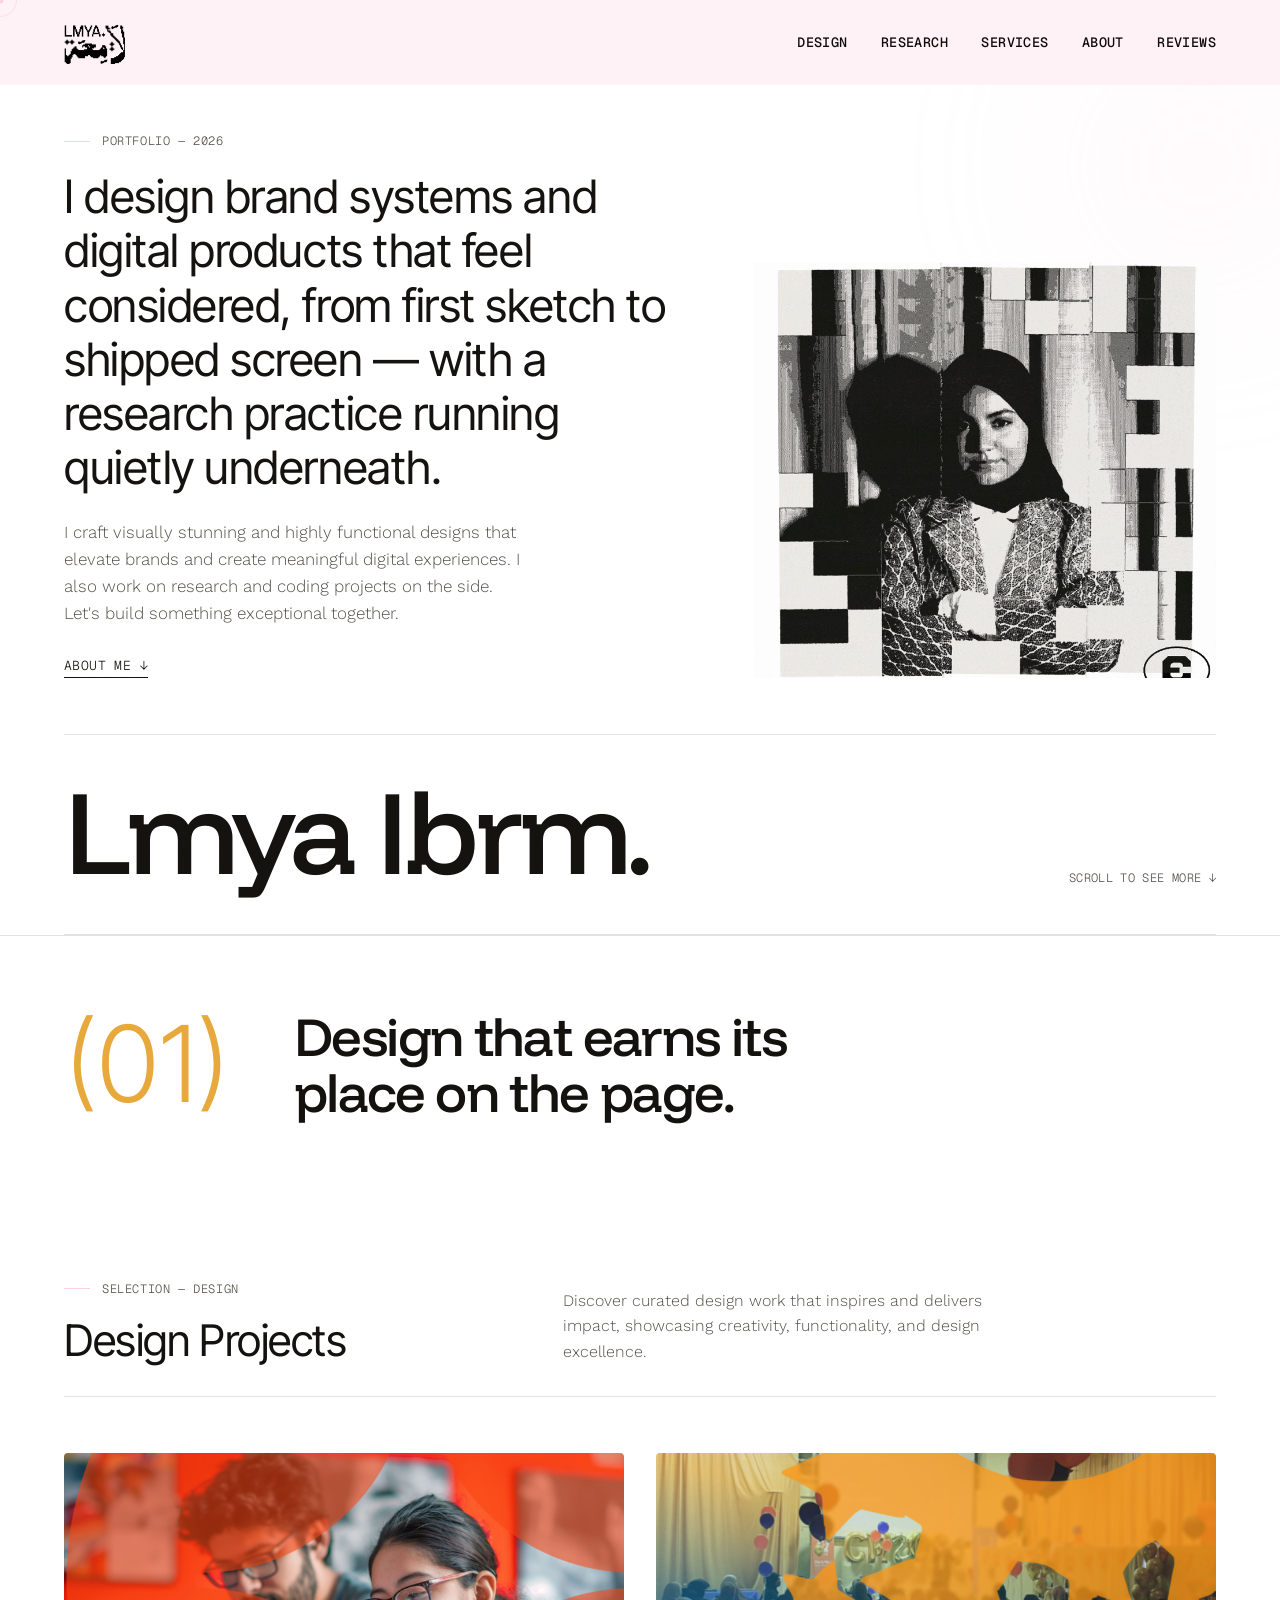
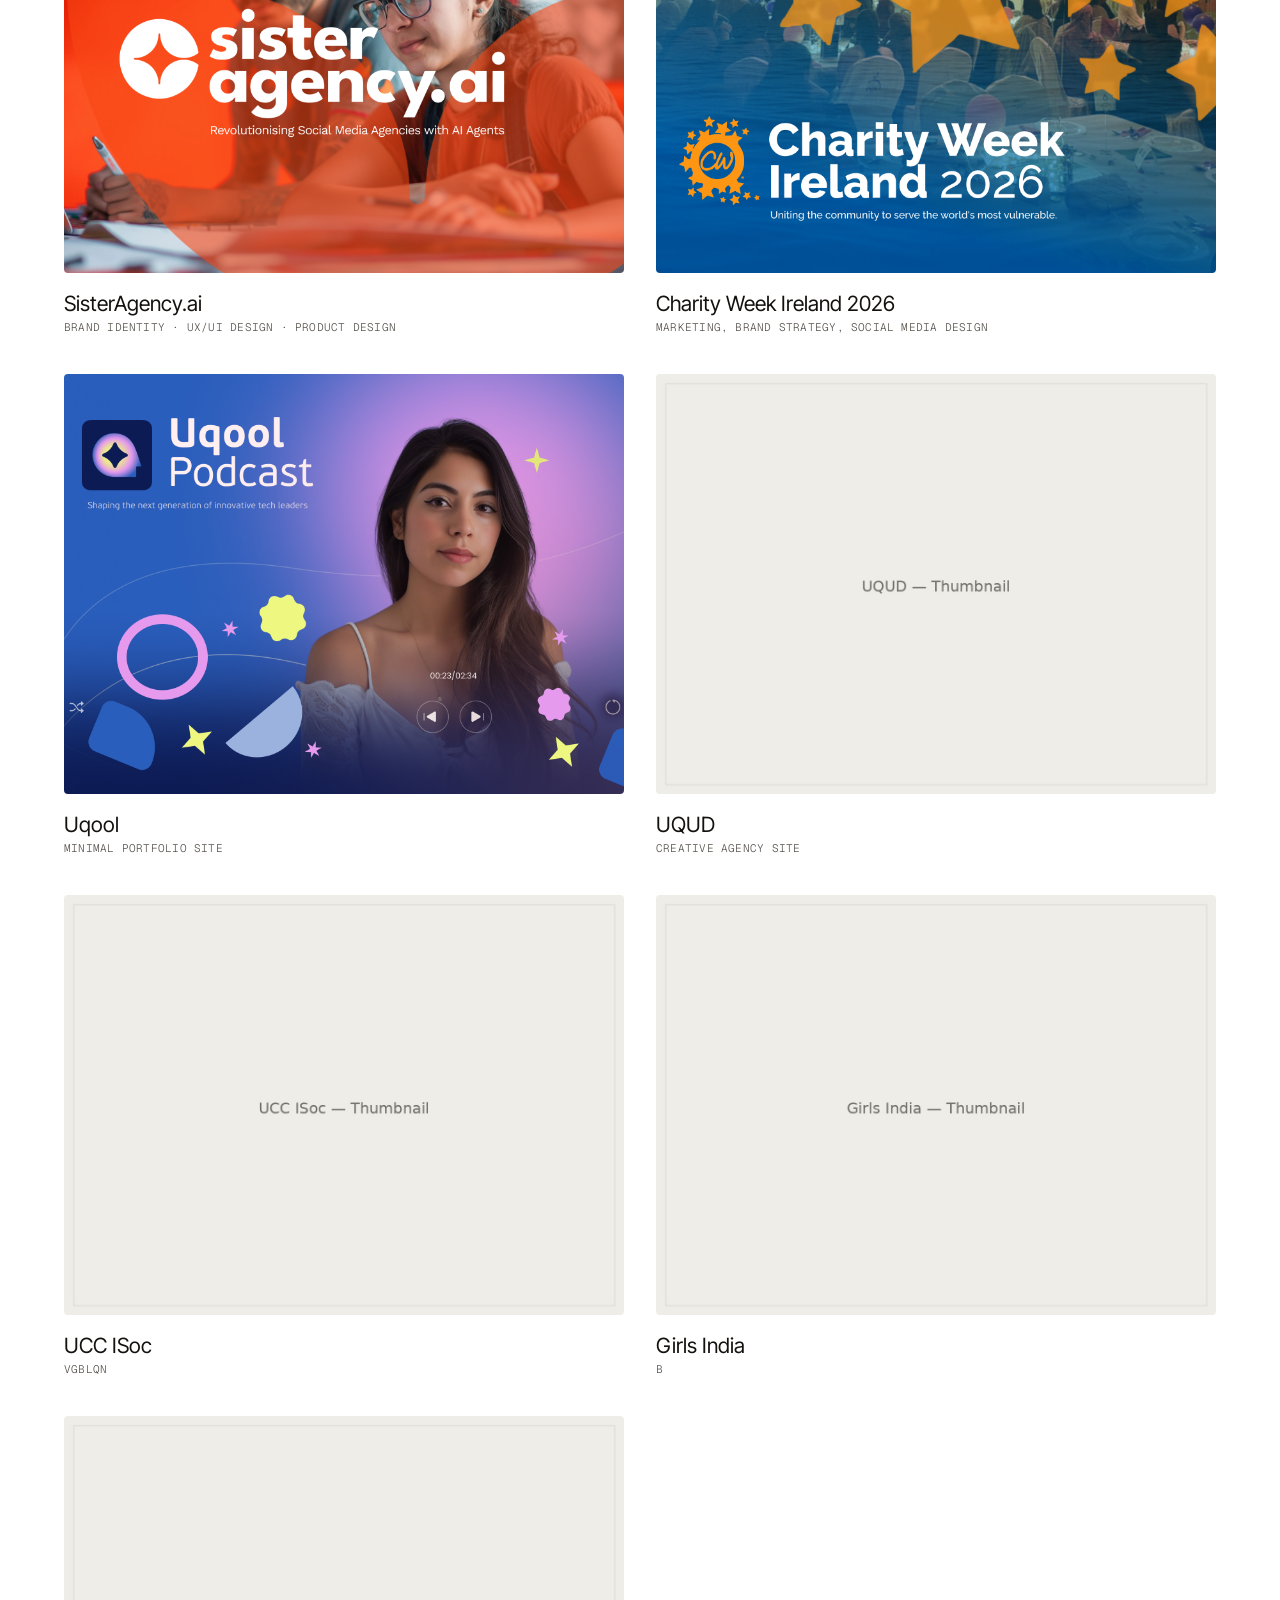
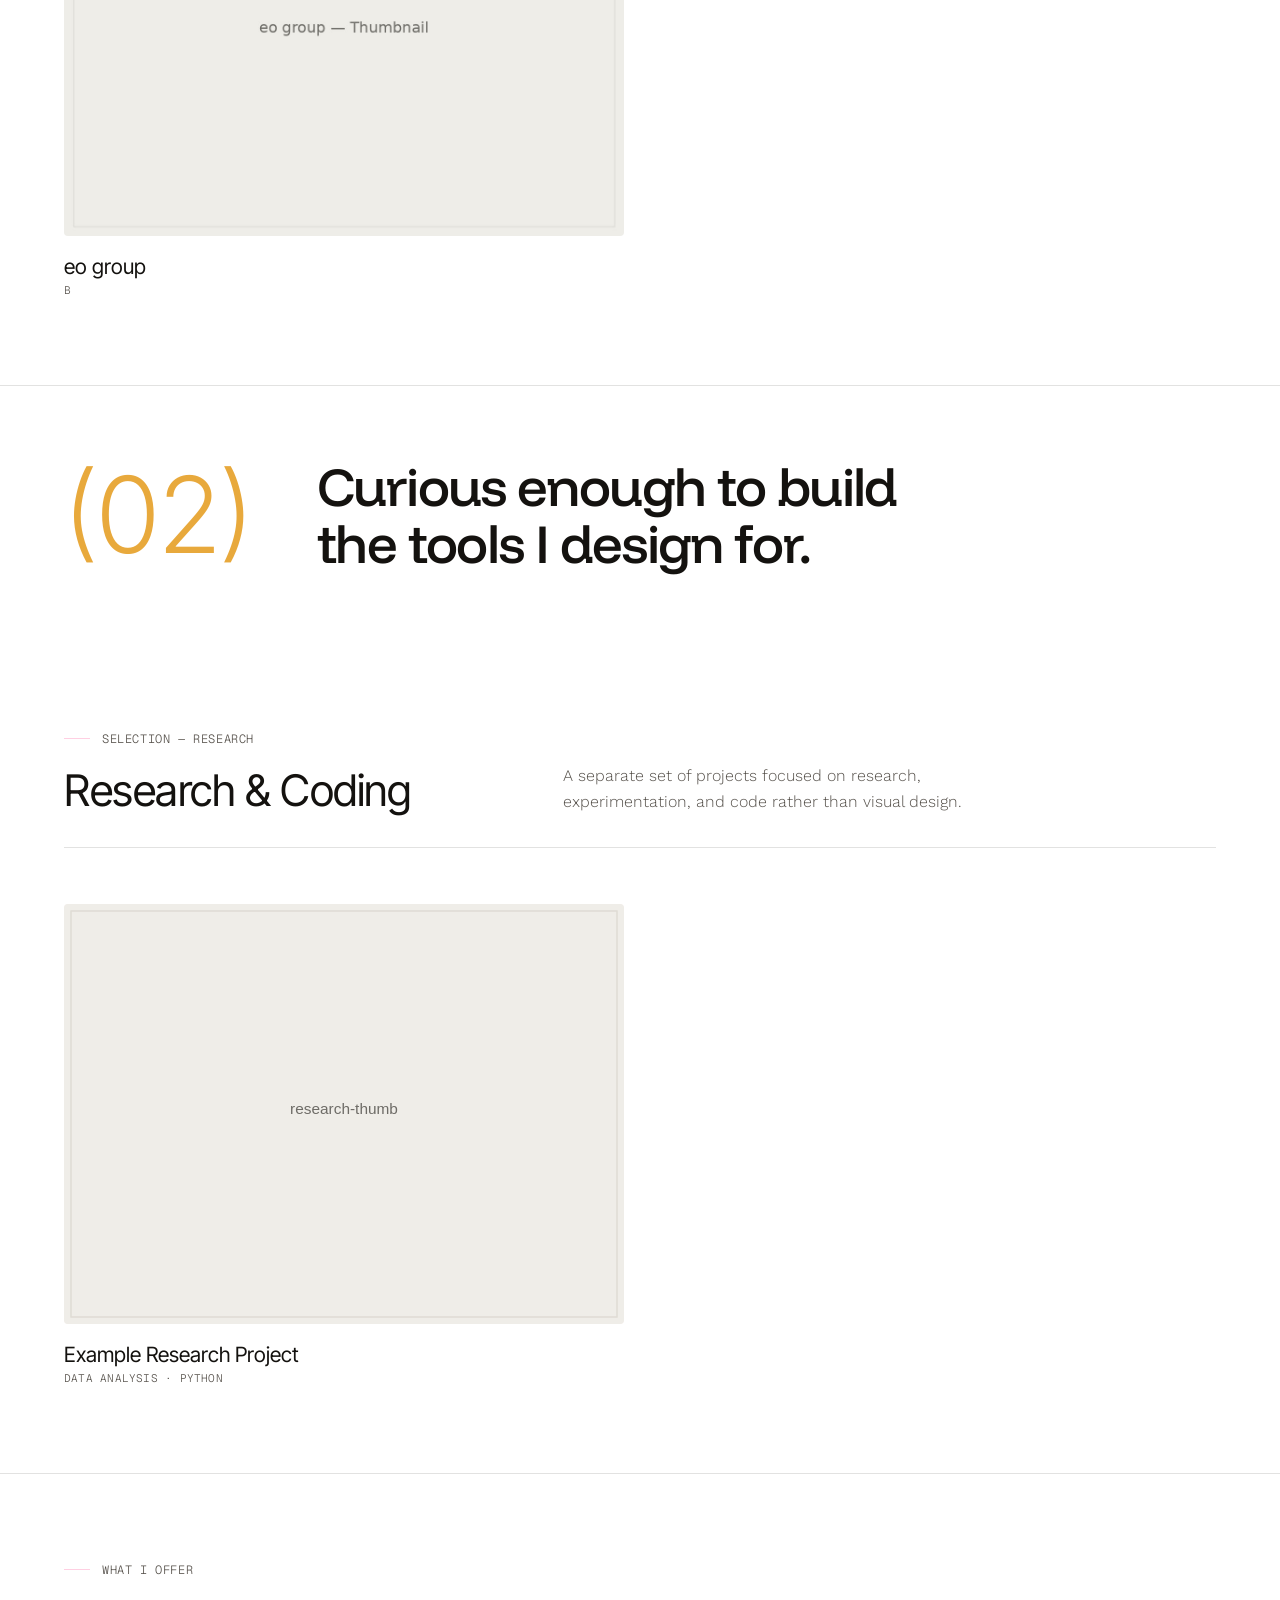
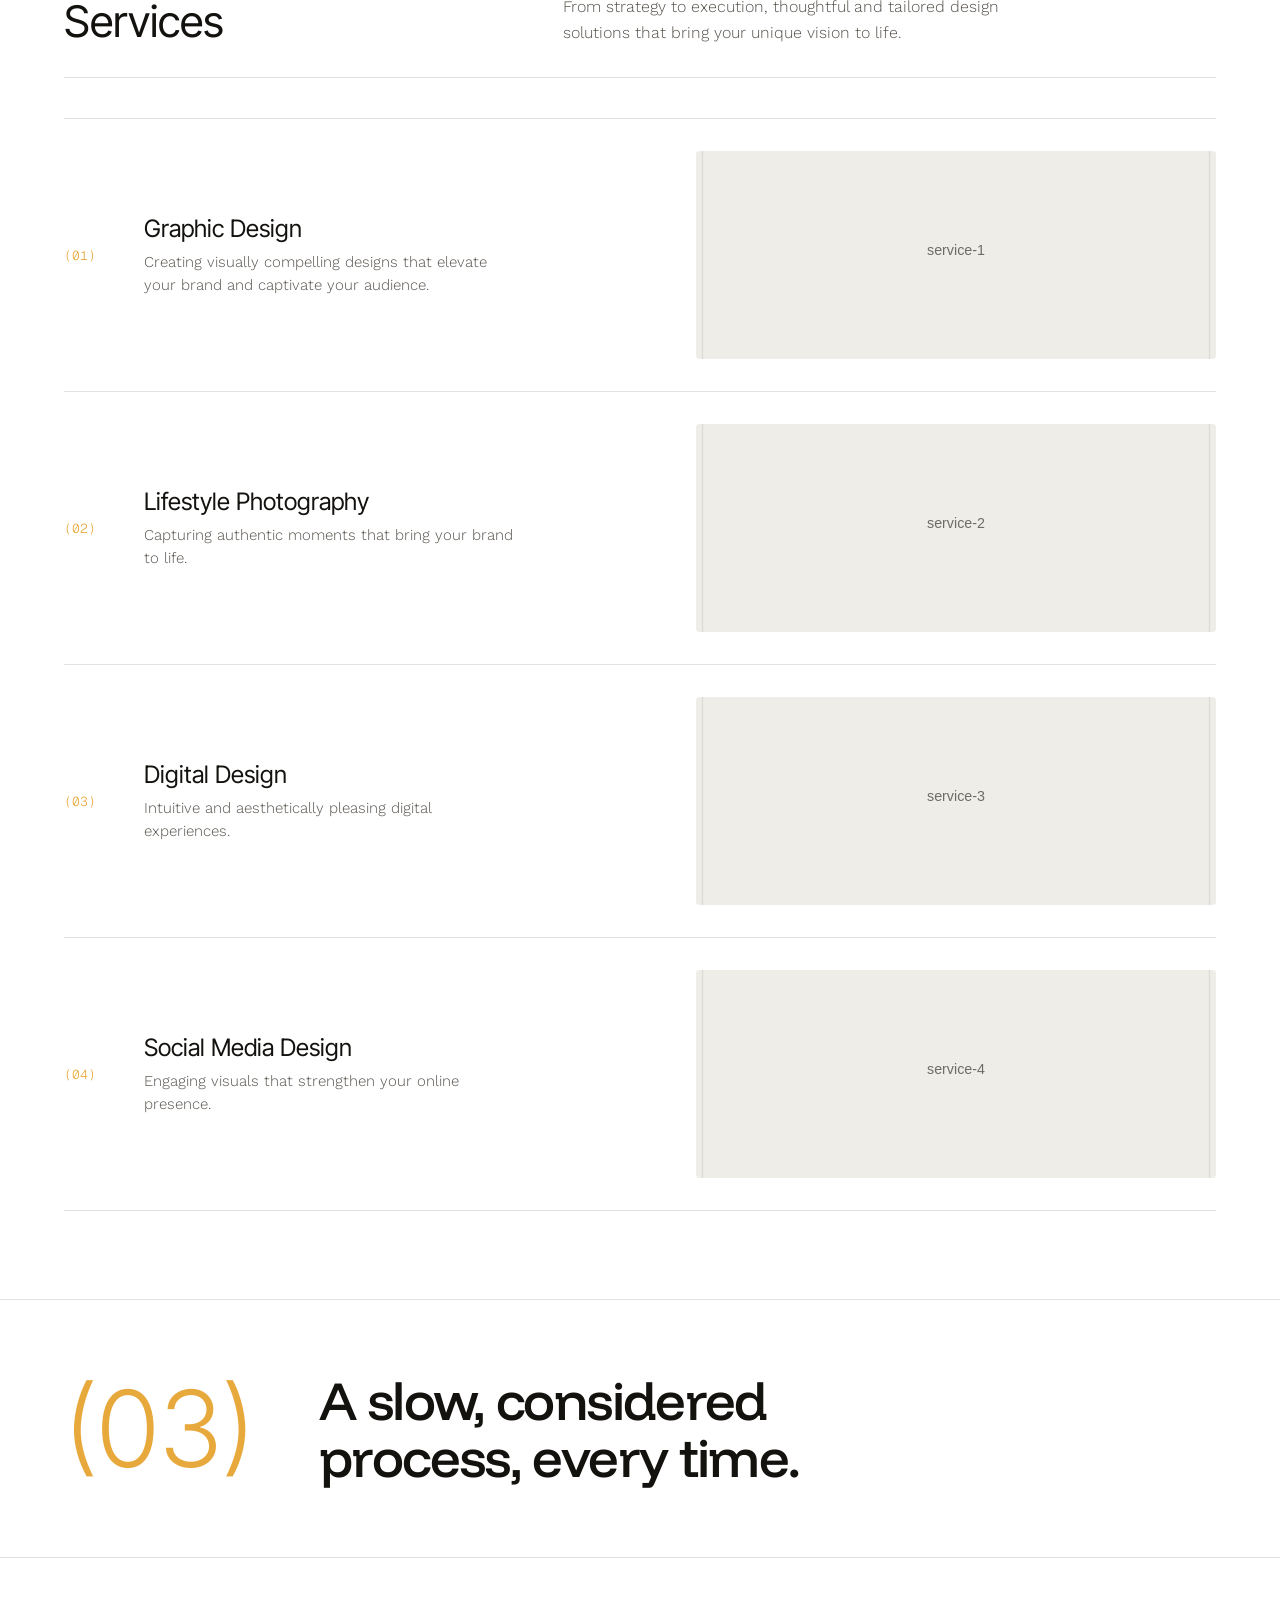
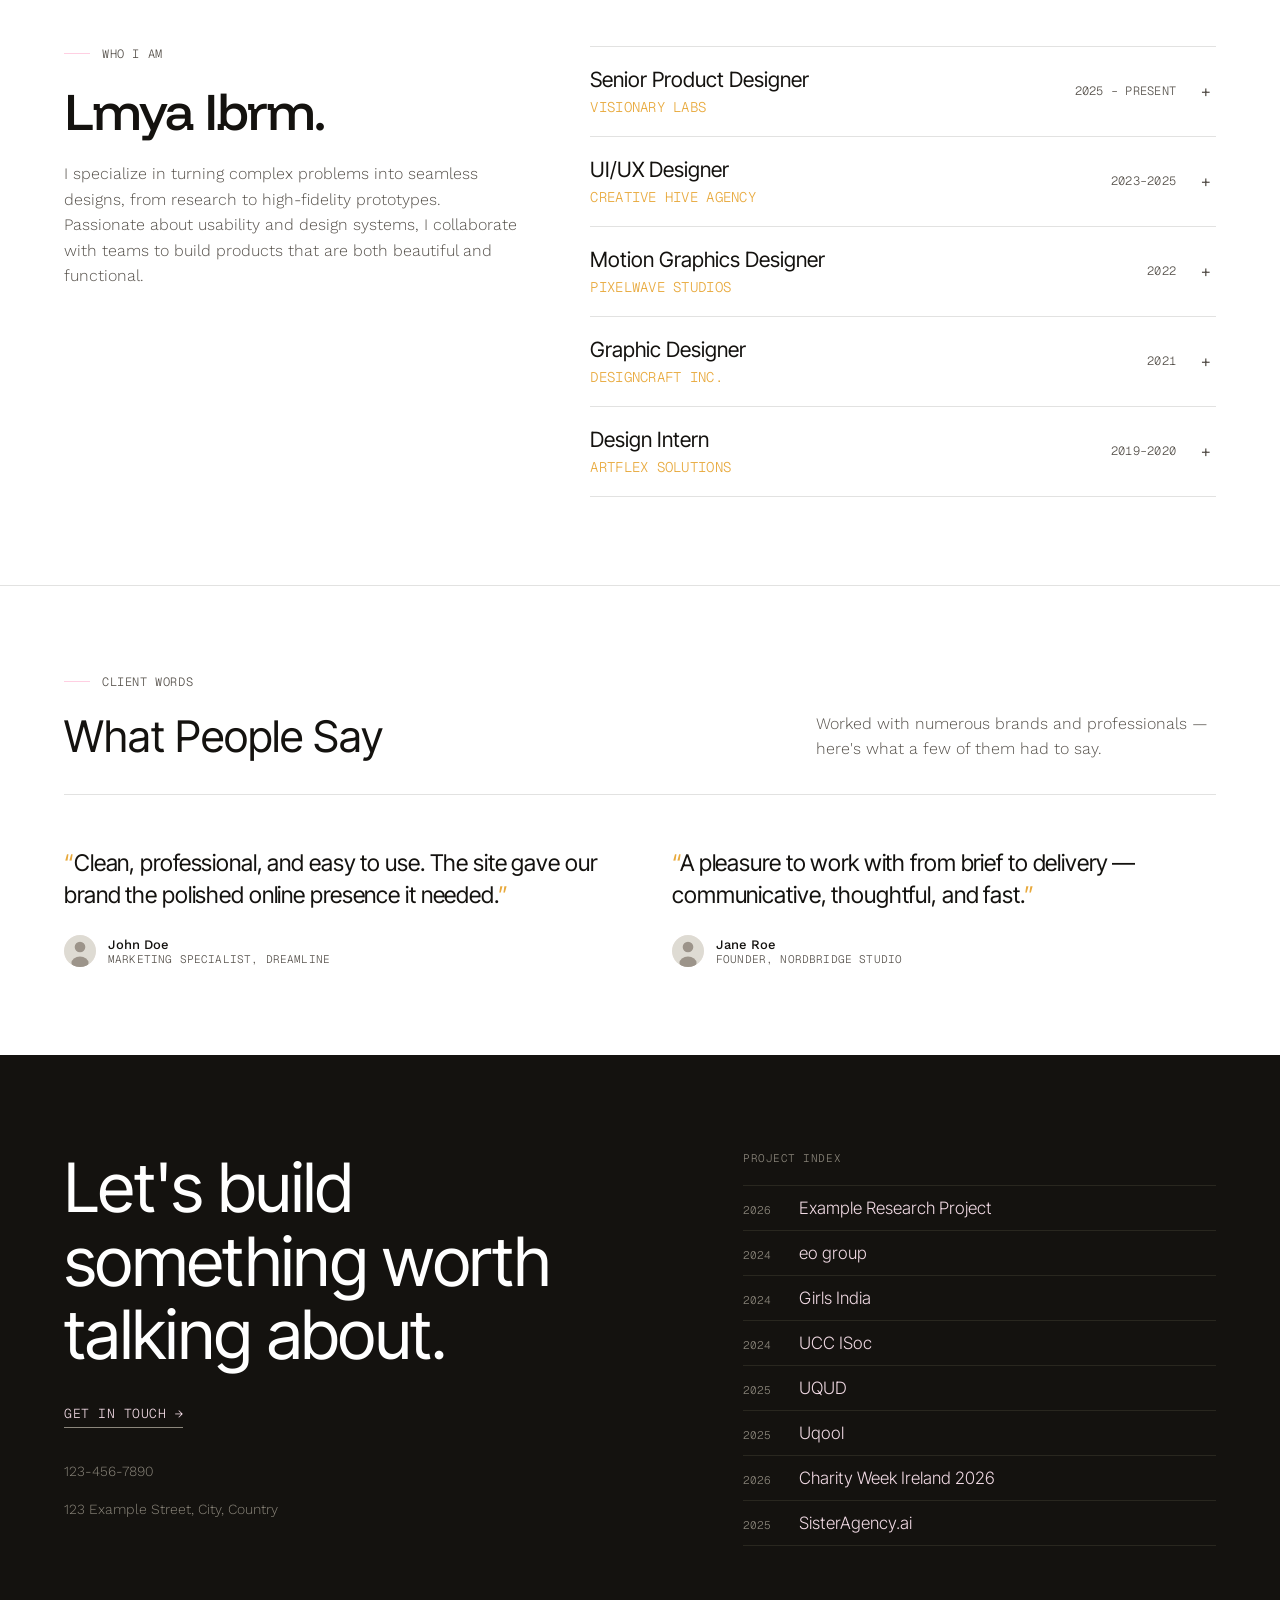
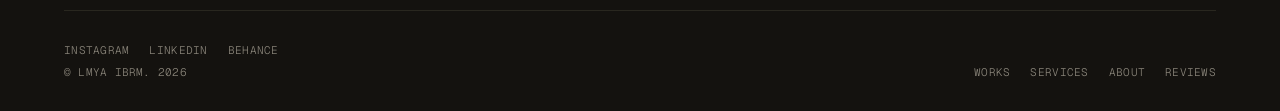
<file: index.html>
<!DOCTYPE html>
<html lang="en">
<head>
<meta charset="UTF-8">
<meta name="viewport" content="width=device-width, initial-scale=1.0">
<title>Lmya Ibrm. — Design Portfolio</title>
<meta name="description" content="Design, brand, and research/coding portfolio of Lmya Ibrm.">
<link rel="preconnect" href="https://fonts.googleapis.com">
<link rel="preconnect" href="https://fonts.gstatic.com" crossorigin>
<link href="https://fonts.googleapis.com/css2?family=Inter+Tight:ital,wght@0,400;0,500;1,400&family=Work+Sans:wght@300;400;500;600&family=Geist+Mono:wght@400;700&family=Funnel+Display:wght@500;600&display=swap" rel="stylesheet">
<link rel="stylesheet" href="css/style.css">
</head>
<body>

<div class="grain-overlay"></div>
<div class="scroll-progress" id="scroll-progress"></div>
<div class="cursor-ring" id="cursor-ring"></div>
<div class="cursor-dot" id="cursor-dot"></div>

<nav class="nav">
  <div class="wrap">
    <a href="index.html" class="nav-logo">
      <img src="images/logo.png" alt="Lmya Ibrm.">
    </a>
    <button class="nav-toggle" aria-label="Toggle menu">☰</button>
    <ul class="nav-links">
      <li><a href="#design-works">Design</a></li>
      <li><a href="#research-works">Research</a></li>
      <li><a href="#services">Services</a></li>
      <li><a href="#about">About</a></li>
      <li><a href="#reviews">Reviews</a></li>
    </ul>
  </div>
</nav>

<header class="hero">
  <div class="wrap">
    <div class="hero-grid">
      <div class="hero-copy">
        <div class="eyebrow">Portfolio — 2026</div>
        <h1>I design brand systems and digital products that feel considered, from first sketch to shipped screen — with a research practice running quietly underneath.</h1>
        <p>I craft visually stunning and highly functional designs that elevate brands and create meaningful digital experiences. I also work on research and coding projects on the side. Let's build something exceptional together.</p>
        <a class="link-arrow" href="#about">About me ↓</a>
      </div>
      <div class="hero-image">
        <img src="images/placeholders/hero-portrait.gif" alt="Portrait">
      </div>
    </div>

    <div class="hero-name">
      <h2>Lmya Ibrm.</h2>
      <span class="scroll-hint">Scroll to see more ↓</span>
    </div>
  </div>
</header>

<section class="manifesto">
  <div class="wrap">
    <span class="manifesto-num">(01)</span>
    <p class="manifesto-text">Design that earns its place on the page.</p>
  </div>
</section>

<section class="works" id="design-works">
  <div class="wrap">
    <div class="works-head">
      <div>
        <div class="eyebrow">Selection — Design</div>
        <h2>Design Projects</h2>
      </div>
      <p>Discover curated design work that inspires and delivers impact, showcasing creativity, functionality, and design excellence.</p>
    </div>
    <div class="works-grid" id="design-works-grid"></div>
  </div>
</section>

<section class="manifesto">
  <div class="wrap">
    <span class="manifesto-num">(02)</span>
    <p class="manifesto-text">Curious enough to build the tools I design for.</p>
  </div>
</section>

<section class="works" id="research-works">
  <div class="wrap">
    <div class="works-head">
      <div>
        <div class="eyebrow">Selection — Research</div>
        <h2>Research &amp; Coding</h2>
      </div>
      <p>A separate set of projects focused on research, experimentation, and code rather than visual design.</p>
    </div>
    <div class="works-grid" id="research-works-grid"></div>
  </div>
</section>

<section class="services" id="services">
  <div class="wrap">
    <div class="services-head">
      <div>
        <div class="eyebrow">What I Offer</div>
        <h2>Services</h2>
      </div>
      <p>From strategy to execution, thoughtful and tailored design solutions that bring your unique vision to life.</p>
    </div>

    <div class="service-row">
      <span class="service-index">(01)</span>
      <div>
        <p class="service-title">Graphic Design</p>
        <p class="service-desc">Creating visually compelling designs that elevate your brand and captivate your audience.</p>
      </div>
      <div class="service-thumb"><img src="images/placeholders/service-1.svg" alt=""></div>
    </div>

    <div class="service-row">
      <span class="service-index">(02)</span>
      <div>
        <p class="service-title">Lifestyle Photography</p>
        <p class="service-desc">Capturing authentic moments that bring your brand to life.</p>
      </div>
      <div class="service-thumb"><img src="images/placeholders/service-2.svg" alt=""></div>
    </div>

    <div class="service-row">
      <span class="service-index">(03)</span>
      <div>
        <p class="service-title">Digital Design</p>
        <p class="service-desc">Intuitive and aesthetically pleasing digital experiences.</p>
      </div>
      <div class="service-thumb"><img src="images/placeholders/service-3.svg" alt=""></div>
    </div>

    <div class="service-row">
      <span class="service-index">(04)</span>
      <div>
        <p class="service-title">Social Media Design</p>
        <p class="service-desc">Engaging visuals that strengthen your online presence.</p>
      </div>
      <div class="service-thumb"><img src="images/placeholders/service-4.svg" alt=""></div>
    </div>
  </div>
</section>

<section class="manifesto">
  <div class="wrap">
    <span class="manifesto-num">(03)</span>
    <p class="manifesto-text">A slow, considered process, every time.</p>
  </div>
</section>

<section class="about" id="about">
  <div class="wrap about-grid">
    <div>
      <div class="eyebrow">Who I Am</div>
      <h2 class="about-name">Lmya Ibrm.</h2>
      <p class="about-bio">I specialize in turning complex problems into seamless designs, from research to high-fidelity prototypes. Passionate about usability and design systems, I collaborate with teams to build products that are both beautiful and functional.</p>
    </div>
    <div class="timeline">
      <div class="timeline-row">
        <div class="timeline-row-head">
          <div><p class="timeline-role">Senior Product Designer</p><p class="timeline-org">Visionary Labs</p></div>
          <div class="timeline-right"><span class="timeline-year">2025 – Present</span><span class="timeline-toggle">+</span></div>
        </div>
        <div class="timeline-desc">
          <p>Leading end-to-end product design across the platform, from early discovery through to shipped UI, while mentoring two junior designers and helping set the team's design system standards.</p>
        </div>
      </div>
      <div class="timeline-row">
        <div class="timeline-row-head">
          <div><p class="timeline-role">UI/UX Designer</p><p class="timeline-org">Creative Hive Agency</p></div>
          <div class="timeline-right"><span class="timeline-year">2023–2025</span><span class="timeline-toggle">+</span></div>
        </div>
        <div class="timeline-desc">
          <p>Designed interfaces and user flows for a range of client products, working closely with researchers and engineers to turn early concepts into polished, tested experiences.</p>
        </div>
      </div>
      <div class="timeline-row">
        <div class="timeline-row-head">
          <div><p class="timeline-role">Motion Graphics Designer</p><p class="timeline-org">PixelWave Studios</p></div>
          <div class="timeline-right"><span class="timeline-year">2022</span><span class="timeline-toggle">+</span></div>
        </div>
        <div class="timeline-desc">
          <p>Created dynamic animations and visual effects for marketing campaigns, product demos, and brand storytelling. Developed engaging motion designs that enhanced user interaction and improved content engagement across digital platforms.</p>
        </div>
      </div>
      <div class="timeline-row">
        <div class="timeline-row-head">
          <div><p class="timeline-role">Graphic Designer</p><p class="timeline-org">DesignCraft Inc.</p></div>
          <div class="timeline-right"><span class="timeline-year">2021</span><span class="timeline-toggle">+</span></div>
        </div>
        <div class="timeline-desc">
          <p>Designed branding, marketing materials, and digital assets for various platforms, ensuring strong visual consistency. Worked on print and digital media, including social media graphics, advertisements, and packaging design.</p>
        </div>
      </div>
      <div class="timeline-row">
        <div class="timeline-row-head">
          <div><p class="timeline-role">Design Intern</p><p class="timeline-org">ArtFlex Solutions</p></div>
          <div class="timeline-right"><span class="timeline-year">2019–2020</span><span class="timeline-toggle">+</span></div>
        </div>
        <div class="timeline-desc">
          <p>Supported the design team with everyday production work, learned the fundamentals of brand systems, and contributed to several small client projects from brief to final delivery.</p>
        </div>
      </div>
    </div>
  </div>
</section>

<section class="testimonials" id="reviews">
  <div class="wrap">
    <div class="testimonials-head">
      <div>
        <div class="eyebrow">Client Words</div>
        <h2>What People Say</h2>
      </div>
      <p>Worked with numerous brands and professionals — here's what a few of them had to say.</p>
    </div>
    <div class="testi-grid">
      <div class="testi-card">
        <p class="testi-quote">Clean, professional, and easy to use. The site gave our brand the polished online presence it needed.</p>
        <div class="testi-person">
          <div class="testi-avatar"><img src="images/placeholders/avatar-1.svg" alt=""></div>
          <div>
            <p class="testi-name">John Doe</p>
            <p class="testi-role">Marketing Specialist, DreamLine</p>
          </div>
        </div>
      </div>
      <div class="testi-card">
        <p class="testi-quote">A pleasure to work with from brief to delivery — communicative, thoughtful, and fast.</p>
        <div class="testi-person">
          <div class="testi-avatar"><img src="images/placeholders/avatar-2.svg" alt=""></div>
          <div>
            <p class="testi-name">Jane Roe</p>
            <p class="testi-role">Founder, Nordbridge Studio</p>
          </div>
        </div>
      </div>
    </div>
  </div>
</section>

<footer class="footer">
  <div class="wrap">
    <div class="footer-top">
      <div>
        <h2 class="footer-title">Let's build something worth talking about.</h2>
        <a class="footer-cta" href="mailto:hello@example.com">Get in touch →</a>
        <div class="footer-contact-details">
          <p>123-456-7890</p>
          <p>123 Example Street, City, Country</p>
        </div>
      </div>
      <div>
        <div class="footer-index-label">Project Index</div>
        <ul class="footer-index-list" id="footer-project-index"></ul>
      </div>
    </div>

    <div class="footer-bottom">
      <div class="footer-bottom-block">
        <ul class="footer-socials">
          <li><a href="#">Instagram</a></li>
          <li><a href="#">LinkedIn</a></li>
          <li><a href="#">Behance</a></li>
        </ul>
        <span class="footer-copyright">© Lmya Ibrm. 2026</span>
      </div>
      <ul class="footer-links">
        <li><a href="#design-works">Works</a></li>
        <li><a href="#services">Services</a></li>
        <li><a href="#about">About</a></li>
        <li><a href="#reviews">Reviews</a></li>
      </ul>
    </div>
  </div>
</footer>

<script src="js/projects-data.js"></script>
<script src="js/render.js"></script>
<script src="js/site.js"></script>
</body>
</html>
</file>
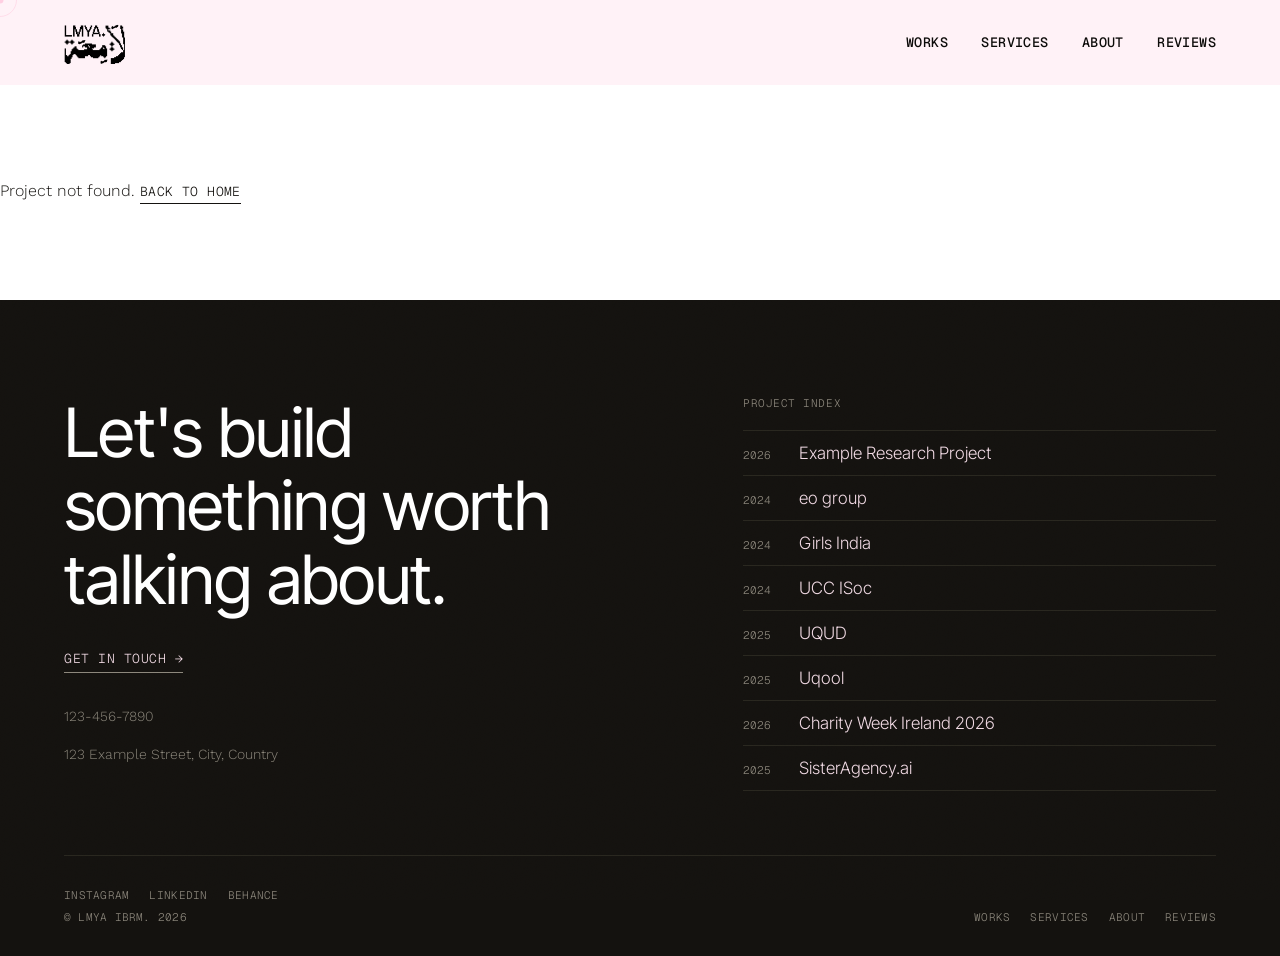
<file: project.html>
<!DOCTYPE html>
<html lang="en">
<head>
<meta charset="UTF-8">
<meta name="viewport" content="width=device-width, initial-scale=1.0">
<title>Project — Portfolio</title>
<link rel="preconnect" href="https://fonts.googleapis.com">
<link rel="preconnect" href="https://fonts.gstatic.com" crossorigin>
<link href="https://fonts.googleapis.com/css2?family=Inter+Tight:ital,wght@0,400;0,500;1,400&family=Work+Sans:wght@300;400;500;600&family=Geist+Mono:wght@400;700&family=Funnel+Display:wght@500;600&display=swap" rel="stylesheet">
<link rel="stylesheet" href="css/style.css">
</head>
<body class="project-page">

<div class="grain-overlay"></div>
<div class="scroll-progress" id="scroll-progress"></div>
<div class="cursor-ring" id="cursor-ring"></div>
<div class="cursor-dot" id="cursor-dot"></div>

<nav class="nav">
  <div class="wrap">
    <a href="index.html" class="nav-logo">
      <img src="images/logo.png" alt="Lmya Ibrm.">
    </a>
    <button class="nav-toggle" aria-label="Toggle menu">☰</button>
    <ul class="nav-links">
      <li><a href="index.html#design-works">Works</a></li>
      <li><a href="index.html#services">Services</a></li>
      <li><a href="index.html#about">About</a></li>
      <li><a href="index.html#reviews">Reviews</a></li>
    </ul>
  </div>
</nav>

<div id="project-root"></div>

<footer class="footer">
  <div class="wrap">
    <div class="footer-top">
      <div>
        <h2 class="footer-title">Let's build something worth talking about.</h2>
        <a class="footer-cta" href="mailto:hello@example.com">Get in touch →</a>
        <div class="footer-contact-details">
          <p>123-456-7890</p>
          <p>123 Example Street, City, Country</p>
        </div>
      </div>
      <div>
        <div class="footer-index-label">Project Index</div>
        <ul class="footer-index-list" id="footer-project-index"></ul>
      </div>
    </div>

    <div class="footer-bottom">
      <div class="footer-bottom-block">
        <ul class="footer-socials">
          <li><a href="#">Instagram</a></li>
          <li><a href="#">LinkedIn</a></li>
          <li><a href="#">Behance</a></li>
        </ul>
        <span class="footer-copyright">© Lmya Ibrm. 2026</span>
      </div>
      <ul class="footer-links">
        <li><a href="index.html#design-works">Works</a></li>
        <li><a href="index.html#services">Services</a></li>
        <li><a href="index.html#about">About</a></li>
        <li><a href="index.html#reviews">Reviews</a></li>
      </ul>
    </div>
  </div>
</footer>

<script src="js/projects-data.js"></script>
<script src="js/render.js"></script>
<script src="js/site.js"></script>
</body>
</html>
</file>
<file: css/style.css>
/* ============================================
   TOKENS
   ============================================ */
:root {
  --bg: #ffffff;
  --bg-alt: #fff5f5;
  --bg-panel: #fff1f6;
  --bg-white: #FFFFFF;
  --text: #14120F;
  --text-soft: #55504A;
  --accent: #FFCFE2;
  --accent-deep: #e8a93c;
  --line: rgba(20, 18, 15, 0.12);
  --footer-bg: #14120F;
  --footer-text: #f1dae4;
  --footer-text-soft: #8C877C;
  --radius: 4px;
  --max: 1320px;
  --gutter: clamp(24px, 5vw, 72px);
  --font-sans: 'Work Sans', sans-serif;
  --font-display: 'Inter Tight', sans-serif;
  --font-mono: 'Geist Mono', monospace;
  --font-funnel: 'Funnel Display', sans-serif;
}

* { box-sizing: border-box; }
html { scroll-behavior: smooth; }

::selection {
  background: var(--accent);
  color: #FFFFFF;
}

body {
  margin: 0;
  background: var(--bg);
  color: var(--text);
  font-family: var(--font-sans);
  font-weight: 300;
  cursor: none;
}
@media (hover: none), (pointer: coarse) {
  body { cursor: auto; }
}

h1, h2, h3, h4, h5, h6 {
  font-weight: 400;
  color: var(--text);
  margin: 0;
}

img { max-width: 100%; display: block; }
a { color: inherit; text-decoration: none; }

.wrap {
  max-width: var(--max);
  margin: 0 auto;
  padding: 0 var(--gutter);
}

/* ============================================
   SHARED TYPE UTILITIES
   ============================================ */

/* Small uppercase monospace label — used for nav items, eyebrows,
   numbered index markers, meta captions. This is the "studio" voice. */
.mono-label {
  font-family: var(--font-mono);
  font-size: 12px;
  letter-spacing: 0.08em;
  text-transform: uppercase;
  color: var(--accent-deep);
}

/* Eyebrow row: short dash rule + mono label, sits above a headline */
.eyebrow {
  display: flex;
  align-items: center;
  gap: 12px;
  font-family: var(--font-mono);
  font-size: 12px;
  letter-spacing: 0.1em;
  text-transform: uppercase;
  color: var(--text-soft);
  margin-bottom: 20px;
}
.eyebrow::before {
  content: "";
  width: 26px;
  height: 1px;
  background: var(--accent);
  flex-shrink: 0;
}

/* Numbered index marker, e.g. (01) — used on manifesto dividers and
   service/section numbering throughout */
.index-num {
  font-family: var(--font-mono);
  font-size: 13px;
  color: var(--accent-deep);
}

/* ============================================
   NAV
   ============================================ */
.nav {
  position: sticky;
  top: 0;
  z-index: 50;
  background: rgba(255, 241, 246, 0.88);
  backdrop-filter: blur(10px);
  border-bottom: 1px solid transparent;
}

.nav .wrap {
  display: flex;
  align-items: center;
  justify-content: space-between;
  height: 84px;
  gap: 24px;
}

.nav-logo {
  display: flex;
  align-items: center;
  line-height: 1;
}
.nav-logo img {
  height: 44px;
  width: auto;
  display: block;
}

.nav-links {
  display: flex;
  gap: clamp(18px, 2.6vw, 36px);
  list-style: none;
  margin: 0;
  padding: 0;
  font-family: var(--font-mono);
  font-size: 13.5px;
  font-weight: 500;
  letter-spacing: 0.08em;
  text-transform: uppercase;
  color: #0B0A08;
}

.nav-links a {
  position: relative;
  padding-bottom: 3px;
}
.nav-links a::after {
  content: "";
  position: absolute;
  left: 0;
  bottom: -3px;
  width: 100%;
  height: 1px;
  background: var(--accent);
  transform: scaleX(0);
  transform-origin: left;
  transition: transform .3s ease;
}
.nav-links a:hover { color: var(--accent-deep); }
.nav-links a:hover::after { transform: scaleX(1); }

.nav-toggle {
  display: none;
  background: none;
  border: none;
  font-size: 20px;
  cursor: pointer;
  color: var(--text);
}

@media (max-width: 760px) {
  .nav-links {
    position: fixed;
    inset: 84px 0 auto 0;
    background: var(--bg);
    flex-direction: column;
    padding: 24px var(--gutter) 32px;
    border-bottom: 1px solid var(--line);
    transform: translateY(-8px);
    opacity: 0;
    pointer-events: none;
    transition: opacity .2s ease, transform .2s ease;
    gap: 20px !important;
  }
  .nav-links.open {
    opacity: 1;
    transform: translateY(0);
    pointer-events: auto;
  }
  .nav-toggle { display: block; }
}

/* ============================================
   SECTION LABEL (legacy hook kept for services/about heads)
   ============================================ */
.section-label {
  font-family: var(--font-mono);
  font-size: 12px;
  letter-spacing: 0.1em;
  text-transform: uppercase;
  color: var(--text-soft);
  display: flex;
  align-items: center;
  gap: 12px;
  margin-bottom: 20px;
}
.section-label::before {
  content: "";
  width: 26px;
  height: 1px;
  background: var(--accent);
}

/* ============================================
   HERO
   ============================================ */
.hero {
  padding: 48px 0 0;
  background: var(--bg);
  position: relative;
  overflow: hidden;
}
.hero::before {
  content: "";
  position: absolute;
  top: -160px;
  right: -160px;
  width: 480px;
  height: 480px;
  background: radial-gradient(circle, var(--accent) 0%, transparent 70%);
  opacity: 0.12;
  filter: blur(70px);
  pointer-events: none;
  z-index: 0;
}
.hero .wrap {
  position: relative;
  z-index: 1;
}

.hero-grid {
  display: grid;
  grid-template-columns: 1.15fr 0.85fr;
  gap: var(--gutter);
  align-items: end;
  padding-bottom: 56px;
}

.hero-image {
  aspect-ratio: 4 / 3.6;
  background: var(--bg-alt);
  border-radius: var(--radius);
  overflow: hidden;
}
.hero-image img { width: 100%; height: 100%; object-fit: cover; }

.hero-copy h1 {
  font-family: var(--font-display);
  font-size: clamp(30px, 4vw, 46px);
  font-weight: 400;
  line-height: 1.18;
  letter-spacing: -0.01em;
  margin: 0 0 24px;
}
.hero-copy h1 em {
  font-style: italic;
  color: var(--accent-deep);
}

.hero-copy p {
  font-size: 17px;
  line-height: 1.6;
  color: var(--text-soft);
  max-width: 46ch;
  margin: 0 0 28px;
}

.link-arrow {
  display: inline-flex;
  align-items: center;
  gap: 8px;
  font-family: var(--font-mono);
  font-size: 13px;
  letter-spacing: 0.06em;
  text-transform: uppercase;
  border-bottom: 1px solid var(--text);
  padding-bottom: 3px;
  transition: color .25s ease, border-color .25s ease, transform .25s ease;
}
.link-arrow:hover {
  color: var(--accent-deep);
  border-color: var(--accent-deep);
  transform: translateX(3px);
}

.hero-name {
  display: flex;
  justify-content: space-between;
  align-items: flex-end;
  padding: 40px 0 48px;
  border-top: 1px solid var(--line);
  border-bottom: 1px solid var(--line);
}

.hero-name h2 {
  font-family: var(--font-funnel);
  font-size: clamp(48px, 10vw, 118px);
  font-weight: 500;
  letter-spacing: -0.045em;
  line-height: 0.94;
}

.hero-name .scroll-hint {
  font-family: var(--font-mono);
  font-size: 12px;
  letter-spacing: 0.06em;
  text-transform: uppercase;
  color: var(--text-soft);
  white-space: nowrap;
}

@media (max-width: 760px) {
  .hero-grid { grid-template-columns: 1fr; align-items: start; }
  .hero-image { order: -1; }
  .hero-name { flex-direction: column; align-items: flex-start; gap: 16px; }
}

/* ============================================
   MANIFESTO DIVIDERS
   Big numbered statement bands between major
   sections — the "(01) / (02) / (03)" rhythm.
   ============================================ */
.manifesto {
  padding: 72px 0;
  border-top: 1px solid var(--line);
  background: var(--bg);
}
.manifesto .wrap {
  display: grid;
  grid-template-columns: auto 1fr;
  gap: var(--gutter);
  align-items: center;
}
.manifesto-num {
  font-family: var(--font-display);
  font-style: normal;
  font-size: clamp(62px, 9.2vw, 106px);
  line-height: 1;
  color: var(--accent-deep);
  white-space: nowrap;
}
.manifesto-text {
  font-family: var(--font-funnel);
  font-size: clamp(30px, 4.6vw, 54px);
  font-weight: 500;
  line-height: 1.04;
  letter-spacing: -0.03em;
  max-width: 20ch;
  margin: 0;
}
@media (max-width: 760px) {
  .manifesto .wrap { grid-template-columns: 1fr; gap: 16px; }
}

/* ============================================
   SELECTED WORKS
   ============================================ */
.works {
  padding: 88px 0;
  background: var(--bg);
}

.works-head {
  display: grid;
  grid-template-columns: 0.8fr 1.2fr;
  gap: var(--gutter);
  margin-bottom: 56px;
  align-items: end;
  padding-bottom: 32px;
  border-bottom: 1px solid var(--line);
}

.works-head h2 {
  font-family: var(--font-display);
  font-size: clamp(28px, 3.4vw, 44px);
  font-weight: 400;
  line-height: 1.1;
  letter-spacing: -0.01em;
  margin: 0;
}

.works-head p {
  font-size: 16px;
  font-weight: 300;
  line-height: 1.6;
  color: var(--text-soft);
  margin: 0;
  max-width: 48ch;
}

.works-grid {
  display: grid;
  grid-template-columns: 1fr 1fr;
  gap: 40px 32px;
}

.work-card { display: block; }

.work-thumb {
  aspect-ratio: 4 / 3;
  border-radius: var(--radius);
  overflow: hidden;
  background: var(--bg-alt);
  margin-bottom: 18px;
  position: relative;
}
.work-thumb img,
.work-thumb video {
  width: 100%;
  height: 100%;
  object-fit: cover;
  transition: transform .6s cubic-bezier(.22,.61,.36,1);
}
.work-card:hover .work-thumb img,
.work-card:hover .work-thumb video {
  transform: scale(1.04);
}

.work-title-row {
  display: flex;
  align-items: baseline;
  justify-content: space-between;
  gap: 12px;
}
.work-title {
  font-family: var(--font-display);
  font-size: 21px;
  font-weight: 400;
  margin: 0 0 4px;
}
.work-meta {
  font-family: var(--font-mono);
  font-size: 11px;
  letter-spacing: 0.04em;
  text-transform: uppercase;
  color: var(--text-soft);
  margin: 0;
}

@media (max-width: 760px) {
  .works-head { grid-template-columns: 1fr; align-items: start; }
  .works-grid { grid-template-columns: 1fr; }
}

/* ============================================
   SERVICES
   ============================================ */
.services { padding: 88px 0; border-top: 1px solid var(--line); background: var(--bg); }

.services-head {
  display: grid;
  grid-template-columns: 0.8fr 1.2fr;
  gap: var(--gutter);
  margin-bottom: 40px;
  align-items: end;
  padding-bottom: 32px;
  border-bottom: 1px solid var(--line);
}
.services-head h2 {
  font-family: var(--font-display);
  font-size: clamp(28px, 3.4vw, 44px);
  font-weight: 400;
  line-height: 1.1;
}
.services-head p {
  font-size: 16px;
  font-weight: 300;
  line-height: 1.6;
  color: var(--text-soft);
  margin: 0;
  max-width: 48ch;
}

.service-row {
  display: grid;
  grid-template-columns: 48px 1fr 1fr;
  gap: 32px;
  align-items: center;
  padding: 32px 0;
  border-top: 1px solid var(--line);
  transition: background .25s ease;
}
.service-row:hover { background: var(--bg-panel); }
.service-row:last-child { border-bottom: 1px solid var(--line); }

.service-index { font-family: var(--font-mono); font-size: 13px; color: var(--accent-deep); }
.service-title { font-family: var(--font-display); font-size: 24px; font-weight: 400; margin: 0 0 8px; }
.service-desc { font-size: 15px; line-height: 1.5; color: var(--text-soft); margin: 0; max-width: 42ch; }
.service-thumb {
  aspect-ratio: 5 / 2;
  border-radius: var(--radius);
  overflow: hidden;
  background: var(--bg-alt);
}
.service-thumb img { width: 100%; height: 100%; object-fit: cover; }

@media (max-width: 760px) {
  .services-head { grid-template-columns: 1fr; align-items: start; }
  .service-row { grid-template-columns: 1fr; gap: 14px; padding: 24px 0; }
  .service-thumb { aspect-ratio: 16/9; }
}

/* ============================================
   ABOUT
   ============================================ */
.about { padding: 88px 0; border-top: 1px solid var(--line); background: var(--bg); }

.about-grid {
  display: grid;
  grid-template-columns: 0.85fr 1.15fr;
  gap: var(--gutter);
}

.about-name {
  font-family: var(--font-funnel);
  font-size: clamp(32px, 4.4vw, 52px);
  font-weight: 500;
  line-height: 1.1;
  margin: 0 0 22px;
  letter-spacing: -0.04em;
}
.about-bio { font-size: 16px; line-height: 1.6; color: var(--text-soft); max-width: 46ch; }

.timeline-row {
  padding: 20px 0;
  border-top: 1px solid var(--line);
  cursor: pointer;
}
.timeline-row:last-child { border-bottom: 1px solid var(--line); }
.timeline-role { font-family: var(--font-display); font-size: 21px; font-weight: 400; margin: 0 0 6px; }
.timeline-org { font-family: var(--font-mono); font-size: 14px; letter-spacing: 0.04em; text-transform: uppercase; color: var(--accent-deep); margin: 0; }
.timeline-year { font-family: var(--font-mono); font-size: 12px; letter-spacing: 0.04em; text-transform: uppercase; color: var(--text-soft); white-space: nowrap; }

.timeline-row-head {
  display: flex;
  justify-content: space-between;
  align-items: center;
  gap: 16px;
}
.timeline-right {
  display: flex;
  align-items: center;
  gap: 20px;
  flex-shrink: 0;
}
.timeline-toggle {
  font-family: var(--font-mono);
  font-size: 16px;
  font-weight: 400;
  color: var(--text-soft);
  width: 20px;
  text-align: center;
  flex-shrink: 0;
  transition: transform .3s ease;
}
.timeline-row.open .timeline-toggle {
  transform: rotate(45deg);
}
.timeline-desc {
  max-height: 0;
  overflow: hidden;
  opacity: 0;
  transition: max-height .45s ease, opacity .35s ease, margin-top .45s ease;
  font-size: 14px;
  line-height: 1.65;
  color: var(--text-soft);
  max-width: 60ch;
  margin-top: 0;
}
.timeline-row.open .timeline-desc {
  max-height: 300px;
  opacity: 1;
  margin-top: 14px;
}

@media (max-width: 760px) {
  .about-grid { grid-template-columns: 1fr; }
}

/* ============================================
   TESTIMONIALS
   ============================================ */
.testimonials { padding: 88px 0; border-top: 1px solid var(--line); background: var(--bg); }
.testimonials-head { display: flex; align-items: end; justify-content: space-between; gap: var(--gutter); margin-bottom: 48px; padding-bottom: 32px; border-bottom: 1px solid var(--line); flex-wrap: wrap; }
.testimonials-head h2 {
  font-family: var(--font-display);
  font-size: clamp(28px, 3.4vw, 44px);
  font-weight: 400;
}
.testimonials-head p { color: var(--text-soft); font-size: 16px; line-height: 1.6; max-width: 40ch; margin: 0; }

.testi-grid {
  display: grid;
  grid-template-columns: repeat(2, 1fr);
  gap: var(--gutter);
}
.testi-card {
  padding-top: 4px;
}
.testi-quote {
  font-family: var(--font-display);
  font-size: clamp(19px, 2vw, 23px);
  font-weight: 400;
  line-height: 1.4;
  margin: 0 0 24px;
  letter-spacing: -0.005em;
}
.testi-quote::before { content: "“"; color: var(--accent-deep); }
.testi-quote::after { content: "”"; color: var(--accent-deep); }
.testi-person { display: flex; align-items: center; gap: 12px; }
.testi-avatar {
  width: 32px; height: 32px; border-radius: 50%;
  background: var(--bg-alt); overflow: hidden; flex-shrink: 0;
}
.testi-avatar img { width: 100%; height: 100%; object-fit: cover; }
.testi-name { font-size: 13px; font-weight: 500; margin: 0; }
.testi-role { font-family: var(--font-mono); font-size: 11px; letter-spacing: 0.03em; text-transform: uppercase; color: var(--text-soft); margin: 0; }

@media (max-width: 760px) {
  .testi-grid { grid-template-columns: 1fr; gap: 40px; }
}

/* ============================================
   FOOTER
   ============================================ */
.footer {
  background: var(--footer-bg);
  color: var(--footer-text);
  padding: 96px 0 32px;
}

.footer-top {
  display: grid;
  grid-template-columns: 1.3fr 1fr;
  gap: var(--gutter);
  padding-bottom: 64px;
  border-bottom: 1px solid #29271f;
}

.footer-title {
  font-family: var(--font-display);
  font-size: clamp(38px, 6vw, 68px);
  font-weight: 400;
  letter-spacing: -0.01em;
  line-height: 1.08;
  color: #FFFFFF;
  margin: 0 0 32px;
  max-width: 14ch;
}

.footer-cta {
  display: inline-flex;
  align-items: center;
  gap: 10px;
  font-family: var(--font-mono);
  font-size: 13px;
  letter-spacing: 0.04em;
  text-transform: uppercase;
  color: var(--footer-text);
  border-bottom: 1px solid var(--footer-text-soft);
  padding-bottom: 5px;
  transition: color .25s ease, border-color .25s ease, transform .25s ease;
}
.footer-cta:hover {
  color: var(--accent);
  border-color: var(--accent);
  transform: translateX(3px);
}

.footer-contact-details {
  margin-top: 32px;
  font-size: 14px;
  line-height: 1.7;
  color: var(--footer-text-soft);
}

/* Auto-generated project index — populated by render.js from
   projects-data.js, mirrors the studio-site "project index" footer */
.footer-index-label {
  font-family: var(--font-mono);
  font-size: 11px;
  letter-spacing: 0.1em;
  text-transform: uppercase;
  color: var(--footer-text-soft);
  margin-bottom: 20px;
}
.footer-index-list {
  list-style: none;
  margin: 0;
  padding: 0;
}
.footer-index-list li {
  display: flex;
  align-items: baseline;
  gap: 16px;
  padding: 12px 0;
  border-top: 1px solid #29271f;
}
.footer-index-list li:last-child { border-bottom: 1px solid #29271f; }
.footer-index-year {
  font-family: var(--font-mono);
  font-size: 11px;
  color: var(--footer-text-soft);
  flex-shrink: 0;
  width: 40px;
}
.footer-index-list a {
  font-family: var(--font-display);
  font-size: 17px;
  color: var(--footer-text);
  transition: color .2s ease, transform .2s ease;
  display: inline-block;
}
.footer-index-list a:hover {
  color: var(--accent);
  transform: translateX(4px);
}

.footer-bottom {
  display: flex;
  justify-content: space-between;
  align-items: flex-end;
  flex-wrap: wrap;
  gap: 24px;
  padding-top: 32px;
}

.footer-bottom-block { display: flex; flex-direction: column; gap: 8px; }

.footer-socials {
  display: flex;
  gap: 20px;
  list-style: none;
  margin: 0;
  padding: 0;
  font-family: var(--font-mono);
  font-size: 11px;
  letter-spacing: 0.05em;
  text-transform: uppercase;
  color: var(--footer-text-soft);
}
.footer-socials a:hover { color: var(--footer-text); }

.footer-links {
  display: flex;
  gap: 20px;
  list-style: none;
  margin: 0;
  padding: 0;
  font-family: var(--font-mono);
  font-size: 11px;
  letter-spacing: 0.05em;
  text-transform: uppercase;
  color: var(--footer-text-soft);
  flex-wrap: wrap;
}
.footer-links a:hover { color: var(--footer-text); }

.footer-copyright {
  font-family: var(--font-mono);
  font-size: 11px;
  letter-spacing: 0.04em;
  text-transform: uppercase;
  color: var(--footer-text-soft);
}

@media (max-width: 760px) {
  .footer-top { grid-template-columns: 1fr; gap: 48px; }
  .footer-bottom { flex-direction: column; align-items: flex-start; }
}

/* ============================================
   PROJECT PAGE
   ============================================ */
.project-header { padding: 56px 0 40px; }

.project-header-grid {
  display: grid;
  grid-template-columns: 1.3fr 0.7fr;
  gap: var(--gutter);
  align-items: start;
  padding-bottom: 40px;
  border-bottom: 1px solid var(--line);
}

.project-title {
  font-family: var(--font-display);
  font-size: clamp(36px, 6vw, 68px);
  font-weight: 400;
  line-height: 1.05;
  margin: 0 0 28px;
  letter-spacing: -0.01em;
  color: var(--text);
}

.project-date-badge {
  display: inline-block;
  font-family: var(--font-mono);
  background: var(--bg-panel);
  color: var(--text-soft);
  font-size: 12px;
  letter-spacing: 0.04em;
  text-transform: uppercase;
  padding: 7px 14px;
  border-radius: 999px;
  margin: 0 0 20px;
}

.project-intro {
  font-size: 16px;
  font-weight: 300;
  line-height: 1.6;
  color: var(--text-soft);
  max-width: 52ch;
  margin: 0 0 20px;
}

.project-live {
  display: inline-flex;
  align-items: center;
  gap: 8px;
  font-family: var(--font-mono);
  font-size: 12px;
  letter-spacing: 0.05em;
  text-transform: uppercase;
  color: var(--text-soft);
  border-bottom: 1px solid var(--text-soft);
  padding-bottom: 3px;
  transition: color .25s ease, border-color .25s ease;
}
.project-live:hover { color: var(--accent-deep); border-color: var(--accent-deep); }

.project-meta dl {
  display: grid;
  grid-template-columns: 1fr;
  gap: 28px;
  margin: 0;
}
.project-meta dt {
  font-family: var(--font-mono);
  font-size: 12px;
  font-weight: 400;
  line-height: 1;
  letter-spacing: 0.06em;
  text-transform: uppercase;
  color: var(--accent-deep);
  margin: 0 0 8px;
}
.project-meta dd {
  font-family: var(--font-display);
  font-size: 18px;
  font-weight: 400;
  line-height: 1.35;
  color: var(--text);
  margin: 0;
}

@media (max-width: 760px) {
  .project-header-grid { grid-template-columns: 1fr; }
}

.project-hero {
  margin: 48px 0;
  border-radius: var(--radius);
  overflow: hidden;
  background: var(--bg-alt);
}
.project-hero img, .project-hero video { width: 100%; display: block; }

.project-details {
  display: grid;
  grid-template-columns: 0.6fr 1.4fr;
  gap: var(--gutter);
  padding: 64px var(--gutter);
  margin: 0 calc(var(--gutter) * -1);
  background: var(--bg-white);
  border-radius: var(--radius);
  border-top: 1px solid var(--line);
}
.details-title {
  font-family: var(--font-mono);
  font-size: clamp(22px, 2.6vw, 32px);
  letter-spacing: 0.06em;
  text-transform: uppercase;
  color: var(--accent-deep);
  line-height: 1.4;
  margin: 0 0 20px;
}
.project-details h3 {
  font-family: var(--font-display);
  font-size: 24px;
  font-weight: 400;
  line-height: 1.4;
  color: var(--text);
  margin: 0 0 12px;
}
.project-details p {
  font-size: 17px;
  font-weight: 300;
  line-height: 1.7;
  color: var(--text);
  max-width: 62ch;
  margin: 0 0 22px;
}
.project-details p:last-child { margin-bottom: 0; }

.section-bullets {
  list-style: none;
  margin: 4px 0 0;
  padding: 0;
  max-width: 62ch;
}
.section-bullets li {
  display: flex;
  gap: 12px;
  align-items: flex-start;
  font-size: 16px;
  font-weight: 300;
  line-height: 1.6;
  color: var(--text);
  margin-bottom: 16px;
}
.section-bullets li:last-child { margin-bottom: 0; }
.section-bullets li::before {
  content: "→";
  color: var(--accent-deep);
  flex-shrink: 0;
  font-weight: 500;
}

.section-images {
  display: flex;
  flex-direction: column;
  gap: 24px;
  padding-bottom: 8px;
}
.section-images img,
.section-images video {
  width: 100%;
  border-radius: var(--radius);
  background: var(--bg-alt);
}

@media (max-width: 760px) {
  .project-details { grid-template-columns: 1fr; }
}

.project-gallery {
  display: flex;
  flex-direction: column;
  gap: 24px;
  padding-bottom: 64px;
}
.project-gallery img, .project-gallery video {
  width: 100%;
  border-radius: var(--radius);
  background: var(--bg-alt);
}

.project-nav {
  display: flex;
  justify-content: space-between;
  padding: 32px 0 80px;
  border-top: 1px solid var(--line);
  font-family: var(--font-mono);
  font-size: 12px;
  letter-spacing: 0.05em;
  text-transform: uppercase;
}
.project-nav a { color: var(--text-soft); }
.project-nav a:hover { color: var(--text); }

.next-project-row {
  padding: 8px 0 48px;
  border-top: 1px solid var(--line);
}
.next-project-eyebrow {
  display: block;
  font-family: var(--font-mono);
  font-size: 11px;
  letter-spacing: 0.08em;
  text-transform: uppercase;
  color: var(--text-soft);
  margin: 40px 0 10px;
}
.next-project-link {
  display: inline-flex;
  align-items: center;
  gap: 10px;
  font-family: var(--font-display);
  font-size: clamp(26px, 4vw, 40px);
  font-weight: 400;
  color: var(--text);
  transition: color .25s ease, transform .25s ease;
}
.next-project-link:hover {
  color: var(--accent-deep);
  transform: translateX(4px);
}

.placeholder-note {
  font-size: 13px;
  color: var(--text-soft);
  text-align: center;
  padding: 4px 8px;
}

body.project-page {
  --line: rgba(20, 18, 15, 0.12);
}

/* ============================================
   SCROLL-APPEAR ANIMATION (site-wide)
   ============================================ */
.reveal {
  opacity: 0;
  transform: translateY(28px);
  transition: opacity .7s cubic-bezier(.22,.61,.36,1), transform .7s cubic-bezier(.22,.61,.36,1);
}
.reveal.in-view {
  opacity: 1;
  transform: translateY(0);
}
@media (prefers-reduced-motion: reduce) {
  .reveal { opacity: 1; transform: none; transition: none; }
}

/* ============================================
   WORK CARD — hover overlay
   ============================================ */
.work-thumb { position: relative; }

.work-overlay {
  position: absolute;
  inset: 0;
  display: flex;
  flex-direction: column;
  align-items: flex-start;
  justify-content: flex-end;
  padding: 24px;
  background: linear-gradient(180deg, rgba(20,18,15,0.10) 0%, rgba(20,18,15,0.58) 48%, rgba(8,8,7,0.94) 100%);
  opacity: 0;
  transition: opacity .4s ease;
  pointer-events: none;
  z-index: 1;
}
.work-card:hover .work-overlay {
  opacity: 1;
}

.work-view-btn {
  position: absolute;
  top: 24px;
  left: 24px;
  width: 88px;
  height: 88px;
  border-radius: 50%;
  background: #FFFFFF;
  color: #14120F;
  font-family: var(--font-mono);
  font-weight: 700;
  display: flex;
  align-items: center;
  justify-content: center;
  font-size: 14px;
  letter-spacing: 0.08em;
  text-transform: uppercase;
  border: 1px solid rgba(20,18,15,0.12);
  box-shadow: 0 10px 30px rgba(0, 0, 0, 0.28);
  opacity: 0;
  transform: scale(0.85);
  transition: opacity .4s ease, transform .4s ease, color .25s ease;
  z-index: 2;
}
.work-view-btn:hover {
  color: #B23A63;
}
.work-card:hover .work-view-btn {
  opacity: 1;
  transform: scale(1);
}

.work-overlay-desc {
  color: var(--footer-text);
  font-size: 14px;
  line-height: 1.5;
  max-width: 42ch;
  opacity: 0;
  transform: translateY(10px);
  transition: opacity .45s ease .05s, transform .45s ease .05s;
}
.work-card:hover .work-overlay-desc {
  opacity: 1;
  transform: translateY(0);
}

/* ============================================
   MORE PROJECTS
   ============================================ */
.more-projects {
  padding: 64px 0 96px;
  border-top: 1px solid var(--line);
}
.more-projects .eyebrow { margin-bottom: 32px; }

/* ============================================
   GRAIN TEXTURE OVERLAY
   ============================================ */
.grain-overlay {
  position: fixed;
  inset: 0;
  z-index: 9998;
  pointer-events: none;
  opacity: 0.035;
  mix-blend-mode: overlay;
  background-image: url("data:image/svg+xml,%3Csvg xmlns='http://www.w3.org/2000/svg' width='120' height='120'%3E%3Cfilter id='n'%3E%3CfeTurbulence type='fractalNoise' baseFrequency='0.9' numOctaves='2' stitchTiles='stitch'/%3E%3C/filter%3E%3Crect width='100%25' height='100%25' filter='url(%23n)'/%3E%3C/svg%3E");
}

/* ============================================
   SCROLL PROGRESS BAR
   ============================================ */
.scroll-progress {
  position: fixed;
  top: 0;
  left: 0;
  height: 4px;
  width: 0%;
  background: var(--accent-deep);
  z-index: 9999;
  pointer-events: none;
  transition: width .1s linear;
}

/* ============================================
   CUSTOM CURSOR
   ============================================ */
.cursor-dot,
.cursor-ring {
  position: fixed;
  top: 0;
  left: 0;
  pointer-events: none;
  z-index: 9999;
  border-radius: 50%;
  transform: translate(-50%, -50%);
}
.cursor-dot {
  width: 7px;
  height: 7px;
  background: var(--accent);
  transition: opacity .2s ease, transform .2s ease;
}
.cursor-ring {
  width: 34px;
  height: 34px;
  border: 1px solid var(--accent);
  transition: width .25s ease, height .25s ease, opacity .25s ease, background .25s ease;
  opacity: 0.6;
}
body.cursor-hover .cursor-ring {
  width: 56px;
  height: 56px;
  background: rgba(178, 58, 99, 0.12);
  opacity: 1;
}
body.cursor-hover .cursor-dot {
  transform: translate(-50%, -50%) scale(0);
}
@media (hover: none), (pointer: coarse) {
  .cursor-dot, .cursor-ring, .grain-overlay { display: none; }
}

/* ============================================
   GEIST MONO — tighter tracking, site-wide
   (overrides the looser letter-spacing set on
   individual mono elements above)
   ============================================ */
.mono-label { letter-spacing: 0.04em; }
.eyebrow { letter-spacing: 0.05em; }
.nav-links { letter-spacing: 0.03em; }
.section-label { letter-spacing: 0.05em; }
.link-arrow { letter-spacing: 0.03em; }
.hero-name .scroll-hint { letter-spacing: 0.03em; }
.work-meta { letter-spacing: 0.02em; }
.service-index { letter-spacing: 0.01em; }
.timeline-org,
.timeline-year { letter-spacing: 0.02em; }
.testi-role { letter-spacing: 0.015em; }
.footer-index-label { letter-spacing: 0.05em; }
.footer-index-year { letter-spacing: 0.01em; }
.footer-socials,
.footer-links { letter-spacing: 0.025em; }
.footer-copyright { letter-spacing: 0.02em; }
.project-date-badge { letter-spacing: 0.02em; }
.project-live { letter-spacing: 0.025em; }
.project-meta dt { letter-spacing: 0.03em; }
.details-title { letter-spacing: 0.04em; }
.next-project-eyebrow { letter-spacing: 0.04em; }
.project-nav { letter-spacing: 0.025em; }
</file>
